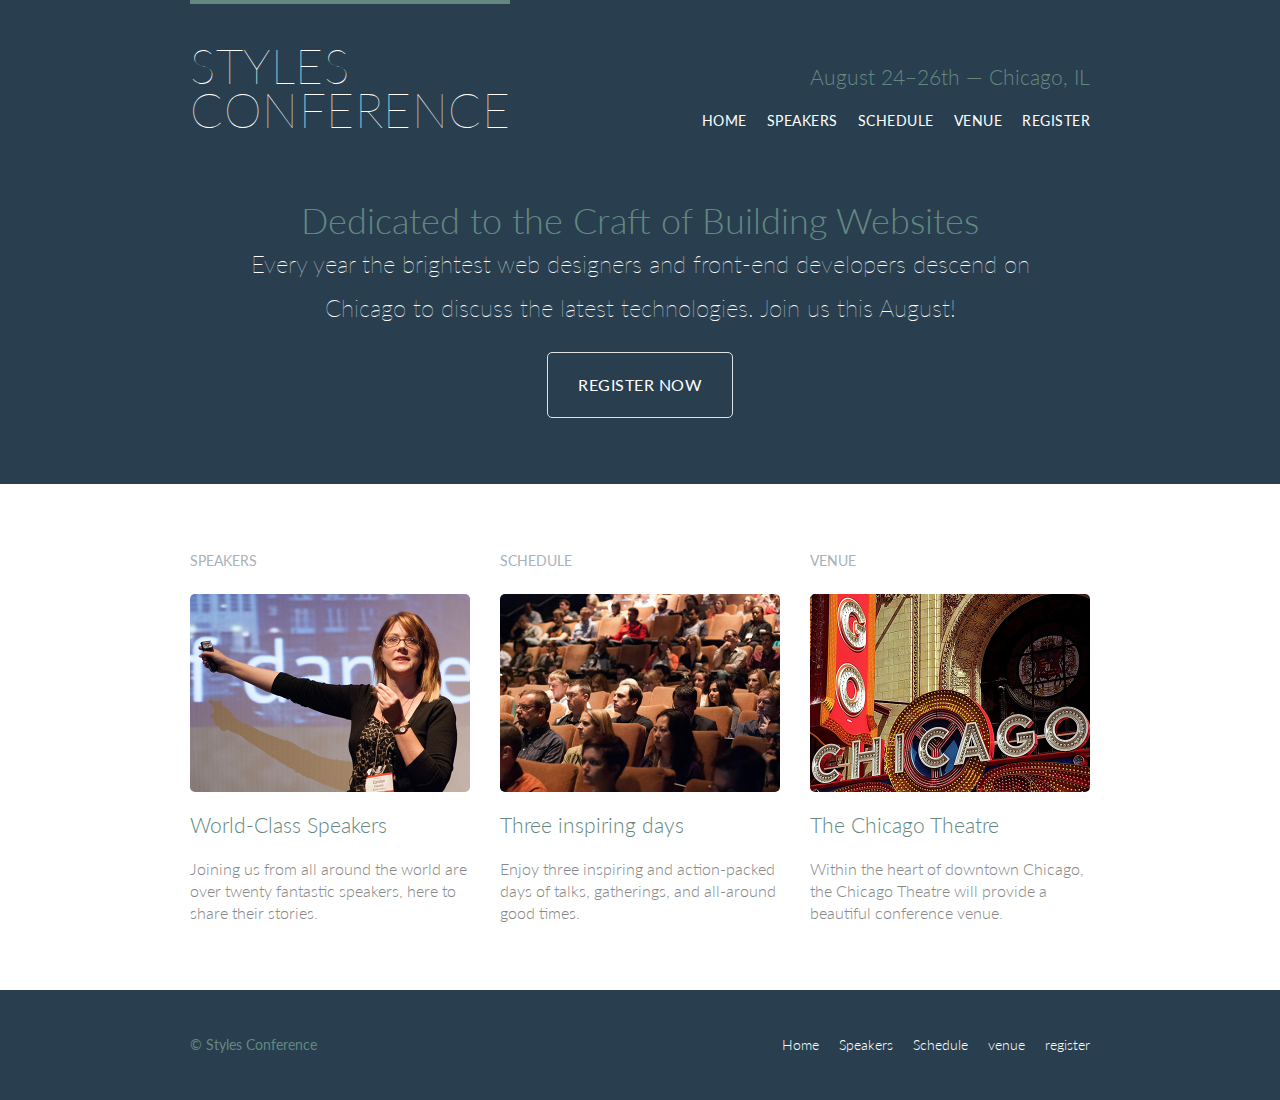
<file: index.html>
<!DOCTYPE html>
<html lang="en">

    <head>
        <meta charset="utf-8">
        <title>Styles Conference</title>
        <link rel="stylesheet" href="assets/stylesheets/main.css">
        <link rel="preconnect" href="https://fonts.googleapis.com">
        <link rel="preconnect" href="https://fonts.gstatic.com" crossorigin>
        <link href="https://fonts.googleapis.com/css2?family=Lato:wght@100;300;400&display=swap" rel="stylesheet">
    </head>

    <body>

        <!-- Header -->

        <header class="primary-header container group">

            <h1 class="logo">
                <a href="index.html">Styles <br> Conference</a>
            </h1>

            <h3 class="tagline">August 24&ndash;26th &mdash; Chicago, IL</h3>

            <nav class="nav primary-nav">
                <ul>
                    <li><a href="index.html">Home</a></li><!--
                    --><li><a href="speakers.html">Speakers</a></li><!--
                    --><li><a href="schedule.html">Schedule</a></li><!--
                    --><li><a href="venue.html">venue</a></li><!--
                    --><li><a href="register.html">register</a></li>
                </ul>
            </nav>

        </header>

        <!-- Hero -->

        <section class="hero container">

            <h2>Dedicated to the Craft of Building Websites</h2>    

            <p>Every year the brightest web designers and front-end developers descend on Chicago to discuss the latest technologies. Join us this August!</p>

            <a class="btn btn-alt" href="register.html">Register Now</a>

        </section>

        <!-- Teasers -->
        <section class="row">
            <div class="grid">

                <!-- Speakers -->
    
                <section class="teaser col-1-3">
                    <h5>Speakers</h5>
                    <a href="speakers.html">
                        <img src="assets/images/home/speakers.jpg" alt="Professional Speaker">
                        <h3>World-Class Speakers</h3>
                    </a>
                    <p>Joining us from all around the world are over twenty fantastic speakers, here to share their stories.</p>
                </section><!--
    
                Schedule (comment removes whitespace when formatted
                like this b/t sections)
                
                --><section class="teaser col-1-3">
                    <h5>Schedule</h5>
                    <a href="schedule.html">
                        <img src="assets/images/home/schedule.jpg" alt="People seated in an auditorium">
                        <h3>Three inspiring days</h3>
                    </a>
                    <p>Enjoy three inspiring and action-packed days of talks, gatherings, and all-around good times.</p>
                </section><!--
    
                Venue (comment removes whitespace when formatted
                like this b/t sections)
                
                --><section class="teaser col-1-3">
                    <h5>Venue</h5>
                    <a href="venue.html">
                        <img src="assets/images/home/venue.jpg" alt="Picture of the Chicago Theatre">
                        <h3>The Chicago Theatre</h3>
                    </a>
                    <p>Within the heart of downtown Chicago, the Chicago Theatre will provide a beautiful conference venue.</p>
                </section>
    
            </div>
        </section>
       
        <!-- Footer -->

        <footer class="primary-footer container group">
            
            <small>&copy; Styles Conference</small>
            
            <nav class="nav">
                <ul>
                    <li><a href="index.html">Home</a></li><!--
                    --><li><a href="speakers.html">Speakers</a></li><!--
                    --><li><a href="schedule.html">Schedule</a></li><!--
                    --><li><a href="venue.html">venue</a></li><!--
                    --><li><a href="register.html">register</a></li>
                </ul>
            </nav>
        </footer>

    </body>
</html>
</file>
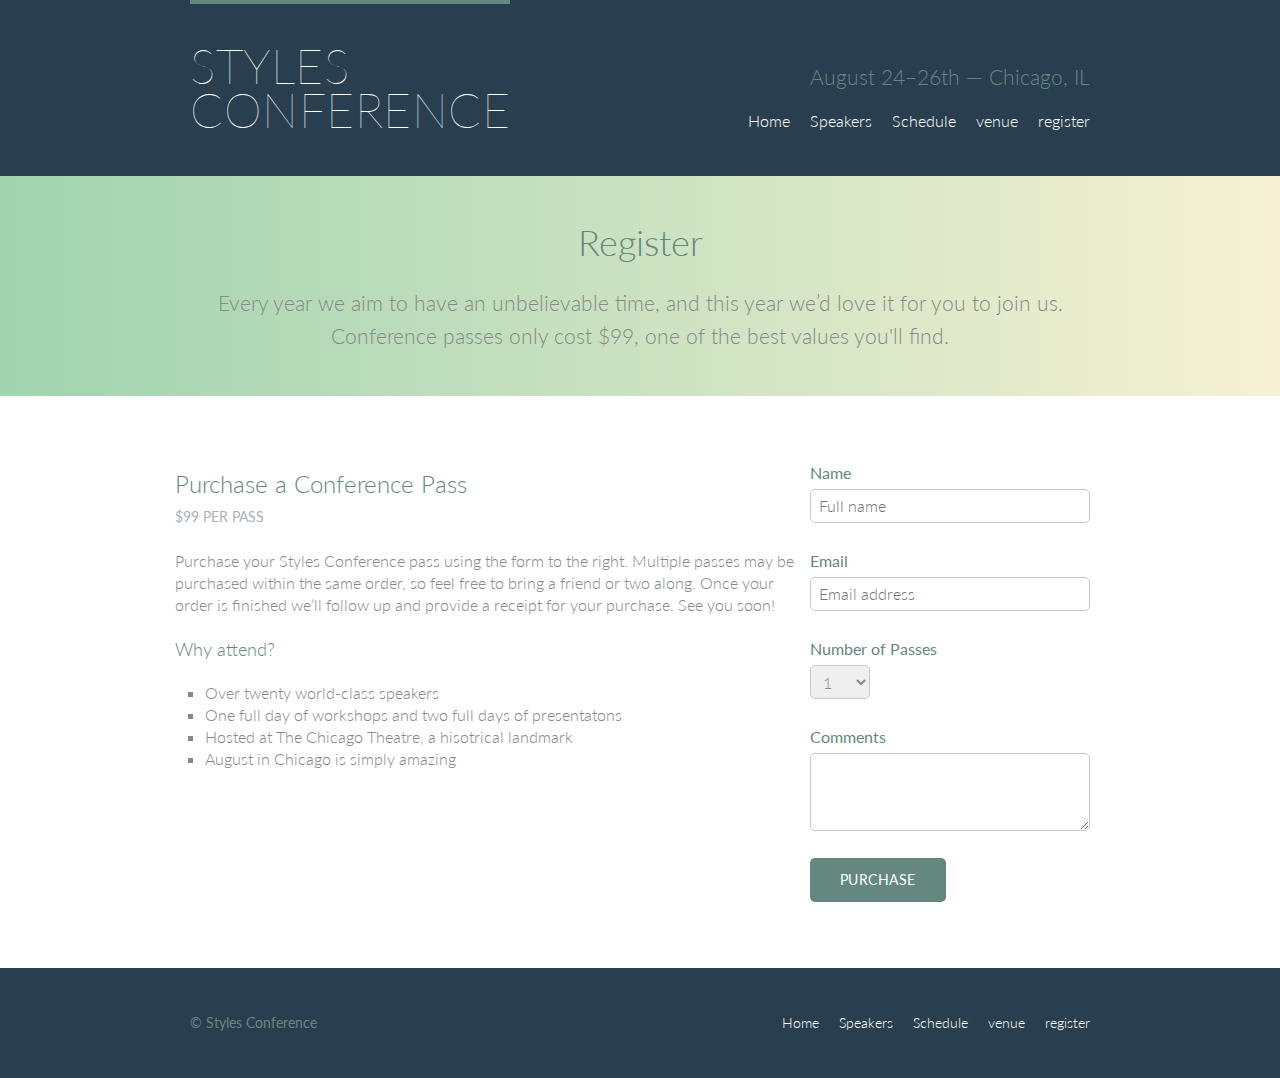
<file: register.html>
<!DOCTYPE html>
<html lang="en">
    <head>
        <meta charset="utf-8">
        <title>Styles Conference</title>
        <link rel="stylesheet" href="assets/stylesheets/main.css">
        <link rel="preconnect" href="https://fonts.googleapis.com">
        <link rel="preconnect" href="https://fonts.gstatic.com" crossorigin>
        <link href="https://fonts.googleapis.com/css2?family=Lato:wght@100;300;400&display=swap" rel="stylesheet">
    </head>
    <body>
        <header class="primary-header container group">
            <h1 class="logo">
                <a href="index.html">Styles <br> Conference</a>
            </h1>
            <h3 class="tagline">August 24&ndash;26th &mdash; Chicago, IL</h3>
            <nav class="nav">
                <ul>
                    <li><a href="index.html">Home</a></li><!--
                    --><li><a href="speakers.html">Speakers</a></li><!--
                    --><li><a href="schedule.html">Schedule</a></li><!--
                    --><li><a href="venue.html">venue</a></li><!--
                    --><li><a href="register.html">register</a></li>
                </ul>
            </nav>
        </header>

        <section class="row-alt">
            <div class="lead container">
                <h1>Register</h1>
                <p>Every year we aim to have an unbelievable time, and this year we&#8217d love it for you to join us. Conference passes only cost $99, one of the best values you'll find.</p>
            </div>
        </section>

        <section class="row">
            <div class="grid">
                <section class="col-2-3">
                    <h2>Purchase a Conference Pass</h2>
                    <h5>$99 per Pass</h5>
                    <p>Purchase your Styles Conference pass using the form to the right. Multiple passes may be purchased within the same order, so feel free to bring a friend or two along. Once your order is finished we&#8217;ll follow up and provide a receipt for your purchase. See you soon!</p>
                    
                    <h4>Why attend?</h4>
                    <ul class="why-attend">
                        <li>Over twenty world-class speakers</li>
                        <li>One full day of workshops and two full days of presentatons</li>
                        <li> Hosted at The Chicago Theatre, a hisotrical landmark</li>
                        <li>August in Chicago is simply amazing</li>
                    </ul>
                </section><!--
                --><form class="col-1-3" action="#" method="post">
                    <fieldset class="register-group">
                        <label>
                            Name
                            <input type="text" name="name" placeholder="Full name" required>
                        </label>
                        <label>
                            Email
                            <input type="email" name="email" placeholder="Email address" required>
                        </label>
                        <label>
                            Number of Passes
                            <select name="quantity" required>
                                <option value="1" selected>1</option>
                                <option value="2">2</option>
                                <option value="3">3</option>
                                <option value="4">4</option>
                                <option value="5">5</option>
                            </select>
                        </label>
                        <label>
                            Comments
                            <textarea name="comments"></textarea>
                        </label>
                    </fieldset>
                    <input class="btn btn-default" type="submit" name="submit" value="Purchase">
                </form>
            </div>
        </section>

        <footer class="primary-footer container group">
            <small>&copy; Styles Conference</small>
            <nav class="nav">
                <ul>
                    <li><a href="index.html">Home</a></li><!--
                    --><li><a href="speakers.html">Speakers</a></li><!--
                    --><li><a href="schedule.html">Schedule</a></li><!--
                    --><li><a href="venue.html">venue</a></li><!--
                    --><li><a href="register.html">register</a></li>
                </ul>
            </nav>
        </footer>

    </body>
</html>
</file>
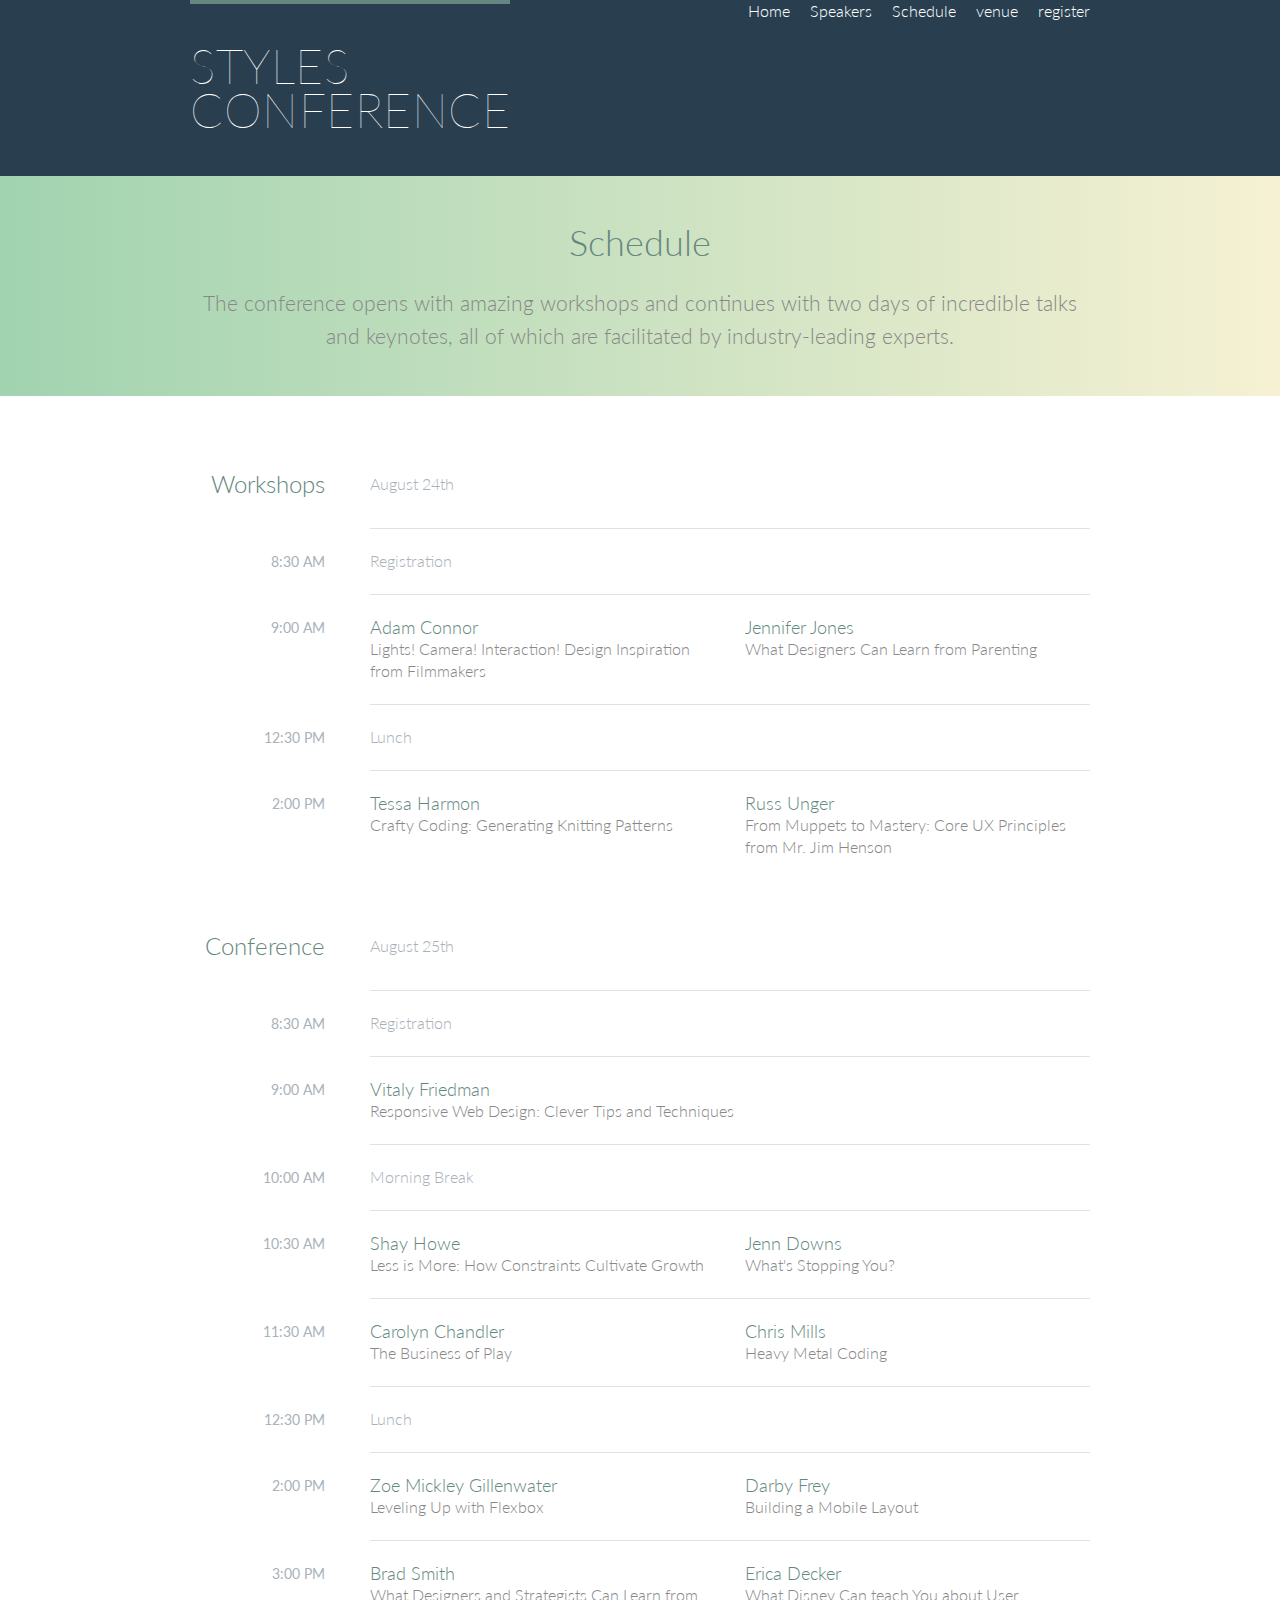
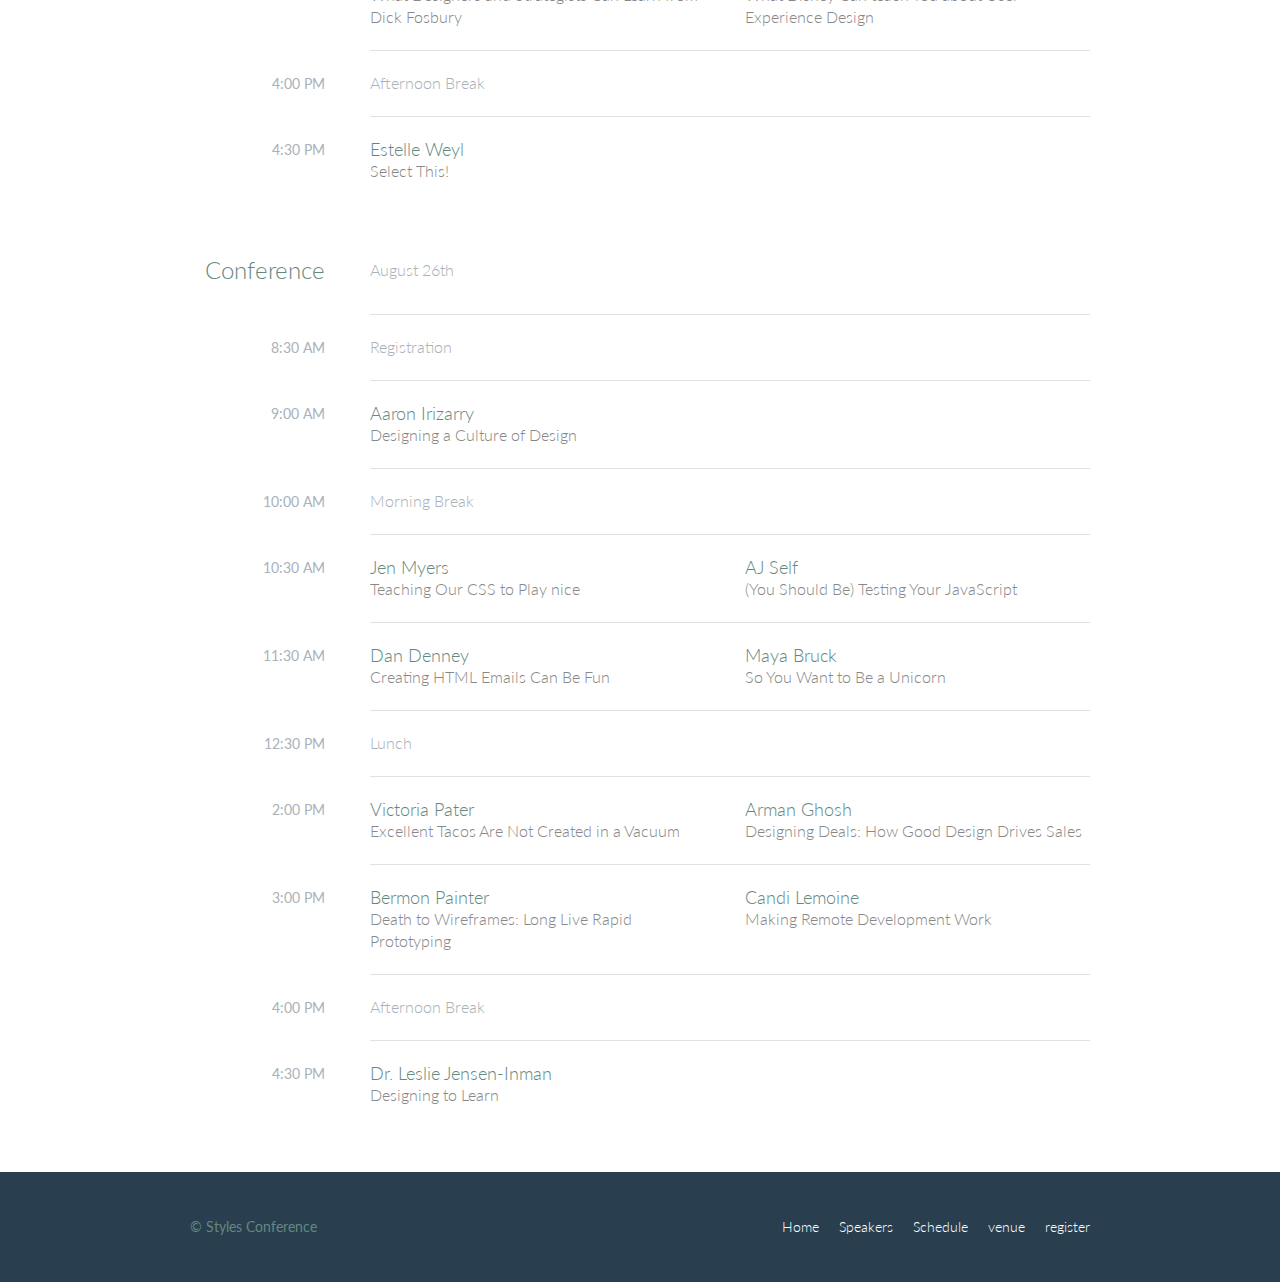
<file: schedule.html>
<!DOCTYPE html>
<html lang="en">
    <head>
        <meta charset="utf-8">
        <title>Styles Conference</title>
        <link rel="stylesheet" href="assets/stylesheets/main.css">
        <link rel="preconnect" href="https://fonts.googleapis.com">
        <link rel="preconnect" href="https://fonts.gstatic.com" crossorigin>
        <link href="https://fonts.googleapis.com/css2?family=Lato:wght@100;300;400&display=swap" rel="stylesheet">
    </head>
    <body>
        <header class="primary-header container group">
            <h1 class="logo">
                <a href="index.html">Styles <br> Conference</a>
            </h1>
            <nav class="nav">
                <ul>
                    <li><a href="index.html">Home</a></li><!--
                    --><li><a href="speakers.html">Speakers</a></li><!--
                    --><li><a href="schedule.html">Schedule</a></li><!--
                    --><li><a href="venue.html">venue</a></li><!--
                    --><li><a href="register.html">register</a></li>
                </ul>
            </nav>
        </header>
        <section class="row-alt">
            <div class="lead container">
                <h1>Schedule</h1>
                <p>The conference opens with amazing workshops and continues with two days of incredible talks and keynotes, all of which are facilitated by industry-leading experts.</p>
            </div>
        </section>

        <section class="row">
            <div class="container">
                <table>
                    <thead>
                        <tr>
                            <th scope="row">
                                Workshops
                            </th>
                            <td class="schedule-offset" colspan="2">August 24th</td>
                        </tr>
                    </thead>
                    <tbody>
                        <tr>
                            <th scope="row">
                                <time datetime="08:30:00">8:30 AM</time>
                            </th>
                            <td class="schedule-offset" colspan="2">
                                Registration
                            </td>
                        </tr>
                        <tr>
                            <th scope="row">
                                <time datetime="09:00:00">9:00 AM</time>
                            </th>
                            <td>
                                <a href="speakers.html#adam-connor">
                                    <h4>Adam Connor</h4>
                                    Lights! Camera! Interaction! Design Inspiration from Filmmakers
                            </a>
                            </td>
                            <td>
                                <a href="speakers.html#jennifer-jones">
                                    <h4>Jennifer Jones</h4>
                                    What Designers Can Learn from Parenting
                                </a>
                            </td>
                        </tr>
                        <tr>
                            <th scope="row">
                                <time datetime="12:30:00">12:30 PM</time>
                            </th>
                            <td class="schedule-offset" colspan="2">
                                Lunch
                            </td>
                        </tr>
                        <tr>
                            <th scope="row">
                                <time datetime="14:00:00">2:00 PM</time>
                            </th>
                            <td>
                                <a href="speakers.html#tessa-harmon">
                                    <h4>Tessa Harmon</h4>
                                    Crafty Coding: Generating Knitting Patterns
                            </a>
                            </td>
                            <td>
                                <a href="speakers.html#russ-unger">
                                    <h4>Russ Unger</h4>
                                    From Muppets to Mastery: Core UX Principles from Mr. Jim Henson
                                </a>
                            </td>
                        </tr>
                    </tbody>
                </table>

                <table>
                    <thead>
                        <tr>
                            <th scope="row">
                                Conference
                            </th>
                            <td class="schedule-offset" colspan="2">August 25th</td>
                        </tr>
                    </thead>
                    <tbody>
                        <tr>
                            <th scope="row">
                                <time datetime="08:30:00">8:30 AM</time>
                            </th>
                            <td class="schedule-offset" colspan="2">
                                Registration
                            </td>
                        </tr>
                        <tr>
                            <th scope="row">
                                <time datetime="09:00:00">9:00 AM</time>
                            </th>
                            <td class="schedule-offset" colspan="2">
                                <a href="speakers.html#vitaly-friedman">
                                    <h4>Vitaly Friedman</h4>
                                    Responsive Web Design: Clever Tips and Techniques
                                </a>
                            </td>
                        </tr>
                        <tr>
                            <th scope="row">
                                <time datetime="10:00:00">10:00 AM</time>
                            </th>
                            <td class="schedule-offset" colspan="2">
                                Morning Break
                            </td>
                        </tr>
                        <tr>
                            <th scope="row">
                                <time datetime="10:30:00">10:30 AM</time>
                            </th>
                            <td>
                                <a href="speakers.html#shay-howe">
                                    <h4>Shay Howe</h4>
                                    Less is More: How Constraints Cultivate Growth
                                </a>
                            </td>
                            <td>
                                <a href="speakers.html#jenn-downs">
                                    <h4>Jenn Downs</h4>
                                    What's Stopping You?
                                </a>
                            </td>
                        </tr>
                        <tr>
                            <th scope="row">
                                <time datetime="11:30:00">11:30 AM</time>
                            </th>
                            <td>
                                <a href="speakers.html#carolyn-chandler">
                                    <h4>Carolyn Chandler</h4>
                                    The Business of Play
                                </a>
                            </td>
                            <td>
                                <a href="speakers.html#chris-mills">
                                    <h4>Chris Mills</h4>
                                    Heavy Metal Coding
                                </a>
                            </td>
                        </tr>
                        <tr>
                            <th scope="row">
                                <time datetime="12:30:00">12:30 PM</time>
                            </th>
                            <td class="schedule-offset" colspan="2">
                                Lunch
                            </td>
                        </tr>
                        <tr>
                            <th scope="row">
                                <time datetime="14:00:00">2:00 PM</time>
                            </th>
                            <td>
                                <a href="speakers.html#zoe-mickley-gillenwater">
                                    <h4>Zoe Mickley Gillenwater</h4>
                                    Leveling Up with Flexbox
                                </a>
                            </td>
                            <td>
                                <a href="speakers.html#darby-frey">
                                    <h4>Darby Frey</h4>
                                    Building a Mobile Layout
                                </a>
                            </td>
                        </tr>
                        <tr>
                            <th scope="row">
                                <time datetime="15:00:00">3:00 PM</time>
                            </th>
                            <td>
                                <a href="speakers.html#brad-smith">
                                    <h4>Brad Smith</h4>
                                    What Designers and Strategists Can Learn from Dick Fosbury
                                </a>
                            </td>
                            <td>
                                <a href="speakers.html#erica-decker">
                                    <h4>Erica Decker</h4>
                                    What Disney Can teach You about User Experience Design
                                </a>
                            </td>
                        </tr>
                        <tr>
                            <th scope="row">
                                <time datetime="16:00:00">4:00 PM</time>
                            </th>
                            <td class="schedule-offset" colspan="2">
                                Afternoon Break
                            </td>
                        </tr>
                        <tr>
                            <th scope="row">
                                <time datetime="16:30:00">4:30 PM</time>
                            </th>
                            <td class="schedule-offset" colspan="2">
                                <a href="speakers.html#estelle-weyl">
                                    <h4>Estelle Weyl</h4>
                                    Select This!
                                </a>
                            </td>
                        </tr>
                    </tbody>
                </table>

                <table>
                    <thead>
                        <tr>
                            <th scope="row">
                                Conference
                            </th>
                            <td class="schedule-offset" colspan="2">August 26th</td>
                        </tr>
                    </thead>
                    <tbody>
                        <tr>
                            <th scope="row">
                                <time datetime="08:30:00">8:30 AM</time>
                            </th>
                            <td class="schedule-offset" colspan="2">
                                Registration
                            </td>
                        </tr>
                        <tr>
                            <th scope="row">
                                <time datetime="09:00:00">9:00 AM</time>
                            </th>
                            <td class="schedule-offset" colspan="2">
                                <a href="speakers.html#aaron-irizarry">
                                    <h4>Aaron Irizarry</h4>
                                    Designing a Culture of Design
                                </a>
                            </td>
                        </tr>
                        <tr>
                            <th scope="row">
                                <time datetime="10:00:00">10:00 AM</time>
                            </th>
                            <td class="schedule-offset" colspan="2">
                                Morning Break
                            </td>
                        </tr>
                        <tr>
                            <th scope="row">
                                <time datetime="10:30:00">10:30 AM</time>
                            </th>
                            <td>
                                <a href="speakers.html#jen-myers">
                                    <h4>Jen Myers</h4>
                                    Teaching Our CSS to Play nice
                                </a>
                            </td>
                            <td>
                                <a href="speakers.html#aj-self">
                                    <h4>AJ Self</h4>
                                    (You Should Be) Testing Your JavaScript
                                </a>
                            </td>
                        </tr>
                        <tr>
                            <th scope="row">
                                <time datetime="11:30:00">11:30 AM</time>
                            </th>
                            <td>
                                <a href="speakers.html#dan-denney">
                                    <h4>Dan Denney</h4>
                                    Creating HTML Emails Can Be Fun
                                </a>
                            </td>
                            <td>
                                <a href="speakers.html#maya-bruck">
                                    <h4>Maya Bruck</h4>
                                    So You Want to Be a Unicorn
                                </a>
                            </td>
                        </tr>
                        <tr>
                            <th scope="row">
                                <time datetime="12:30:00">12:30 PM</time>
                            </th>
                            <td class="schedule-offset" colspan="2">
                                Lunch
                            </td>
                        </tr>
                        <tr>
                            <th scope="row">
                                <time datetime="14:00:00">2:00 PM</time>
                            </th>
                            <td>
                                <a href="speakers.html#victoria-pater">
                                    <h4>Victoria Pater</h4>
                                    Excellent Tacos Are Not Created in a Vacuum
                                </a>
                            </td>
                            <td>
                                <a href="speakers.html#arman-ghosh">
                                    <h4>Arman Ghosh</h4>
                                    Designing Deals: How Good Design Drives Sales
                                </a>
                            </td>
                        </tr>
                        <tr>
                            <th scope="row">
                                <time datetime="15:00:00">3:00 PM</time>
                            </th>
                            <td>
                                <a href="speakers.html#bermon-painter">
                                    <h4>Bermon Painter</h4>
                                    Death to Wireframes: Long Live Rapid Prototyping
                                </a>
                            </td>
                            <td>
                                <a href="speakers.html#candi-lemoine">
                                    <h4>Candi Lemoine</h4>
                                    Making Remote Development Work
                                </a>
                            </td>
                        </tr>
                        <tr>
                            <th scope="row">
                                <time datetime="16:00:00">4:00 PM</time>
                            </th>
                            <td class="schedule-offset" colspan="2">
                                Afternoon Break
                            </td>
                        </tr>
                        <tr>
                            <th scope="row">
                                <time datetime="16:30:00">4:30 PM</time>
                            </th>
                            <td class="schedule-offset" colspan="2">
                                <a href="speakers.html#leslie-jensn-inman">
                                    <h4>Dr. Leslie Jensen-Inman</h4>
                                    Designing to Learn
                                </a>
                            </td>
                        </tr>
                    </tbody>
                </table>

            </div>
        </section>

        <footer class="primary-footer container group">
            <small>&copy; Styles Conference</small>
            <nav class="nav">
                <ul>
                    <li><a href="index.html">Home</a></li><!--
                    --><li><a href="speakers.html">Speakers</a></li><!--
                    --><li><a href="schedule.html">Schedule</a></li><!--
                    --><li><a href="venue.html">venue</a></li><!--
                    --><li><a href="register.html">register</a></li>
                </ul>
            </nav>
        </footer>

    </body>
</html>
</file>
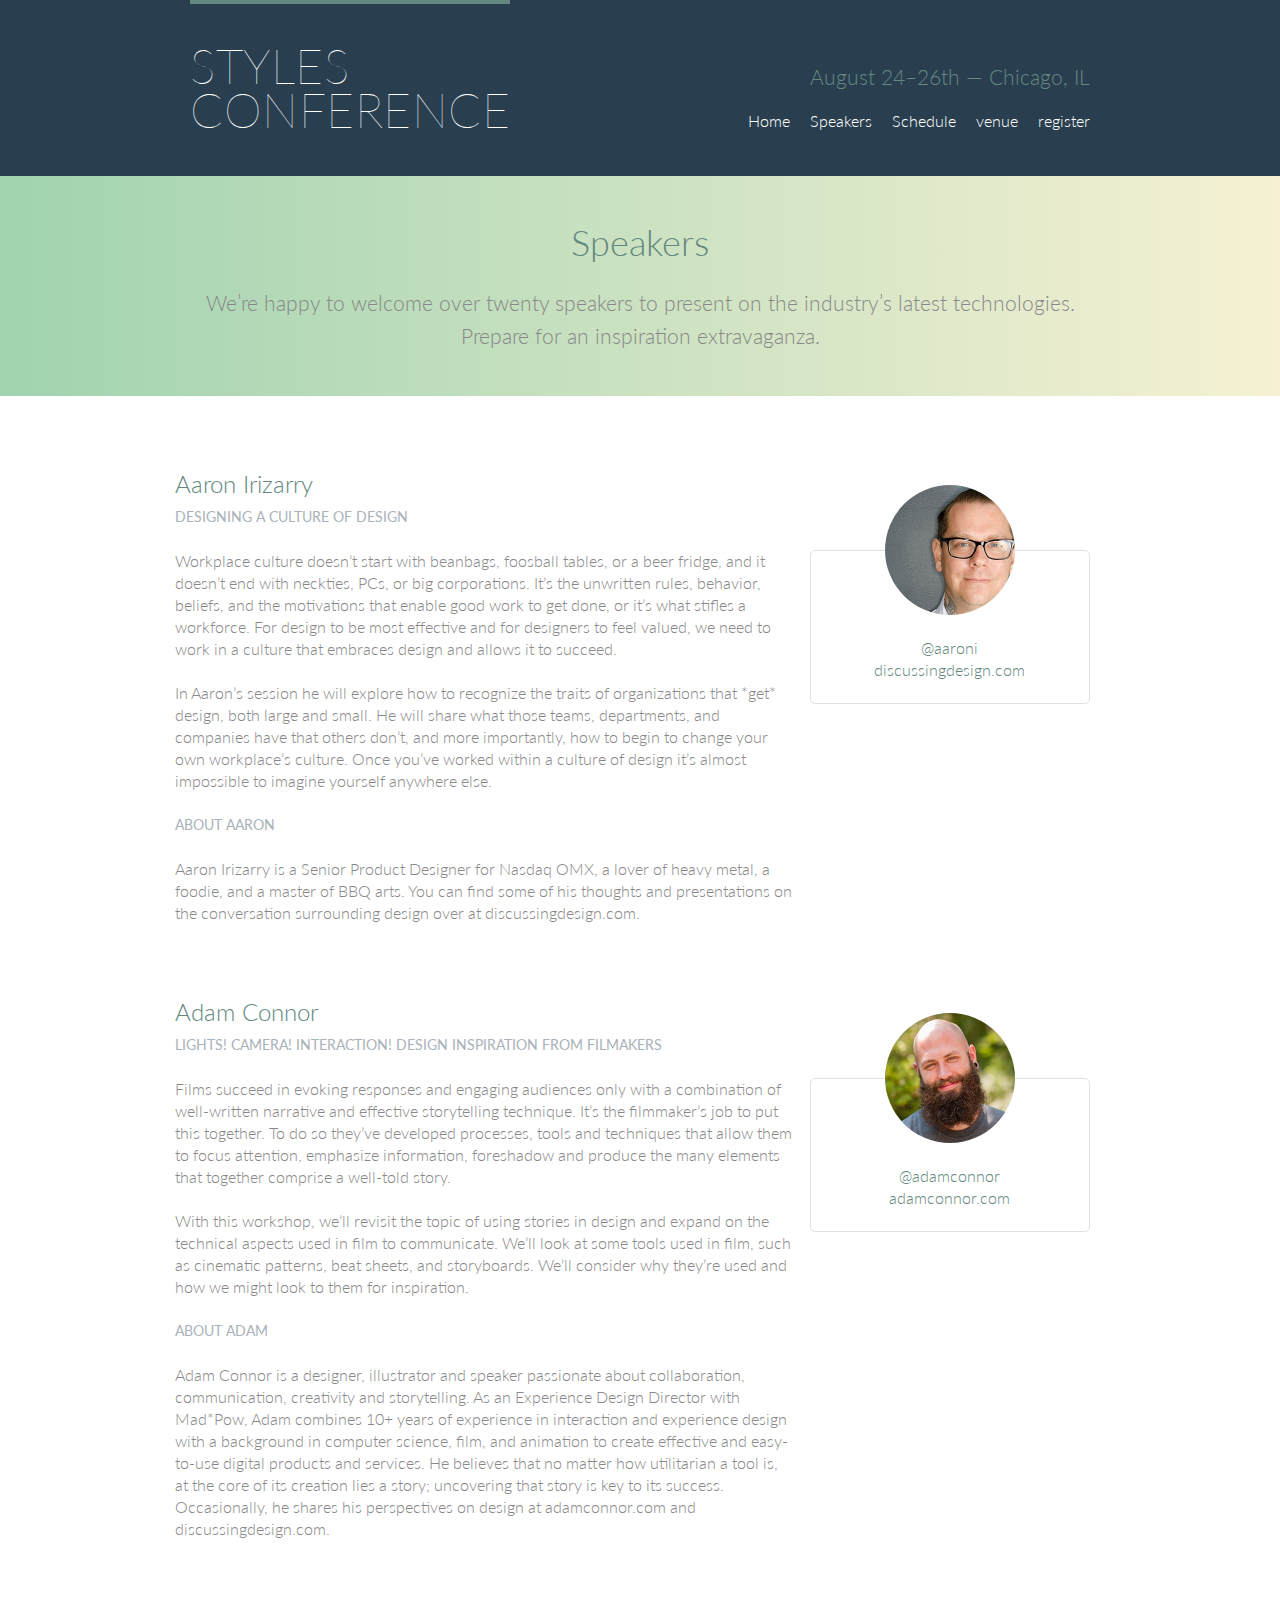
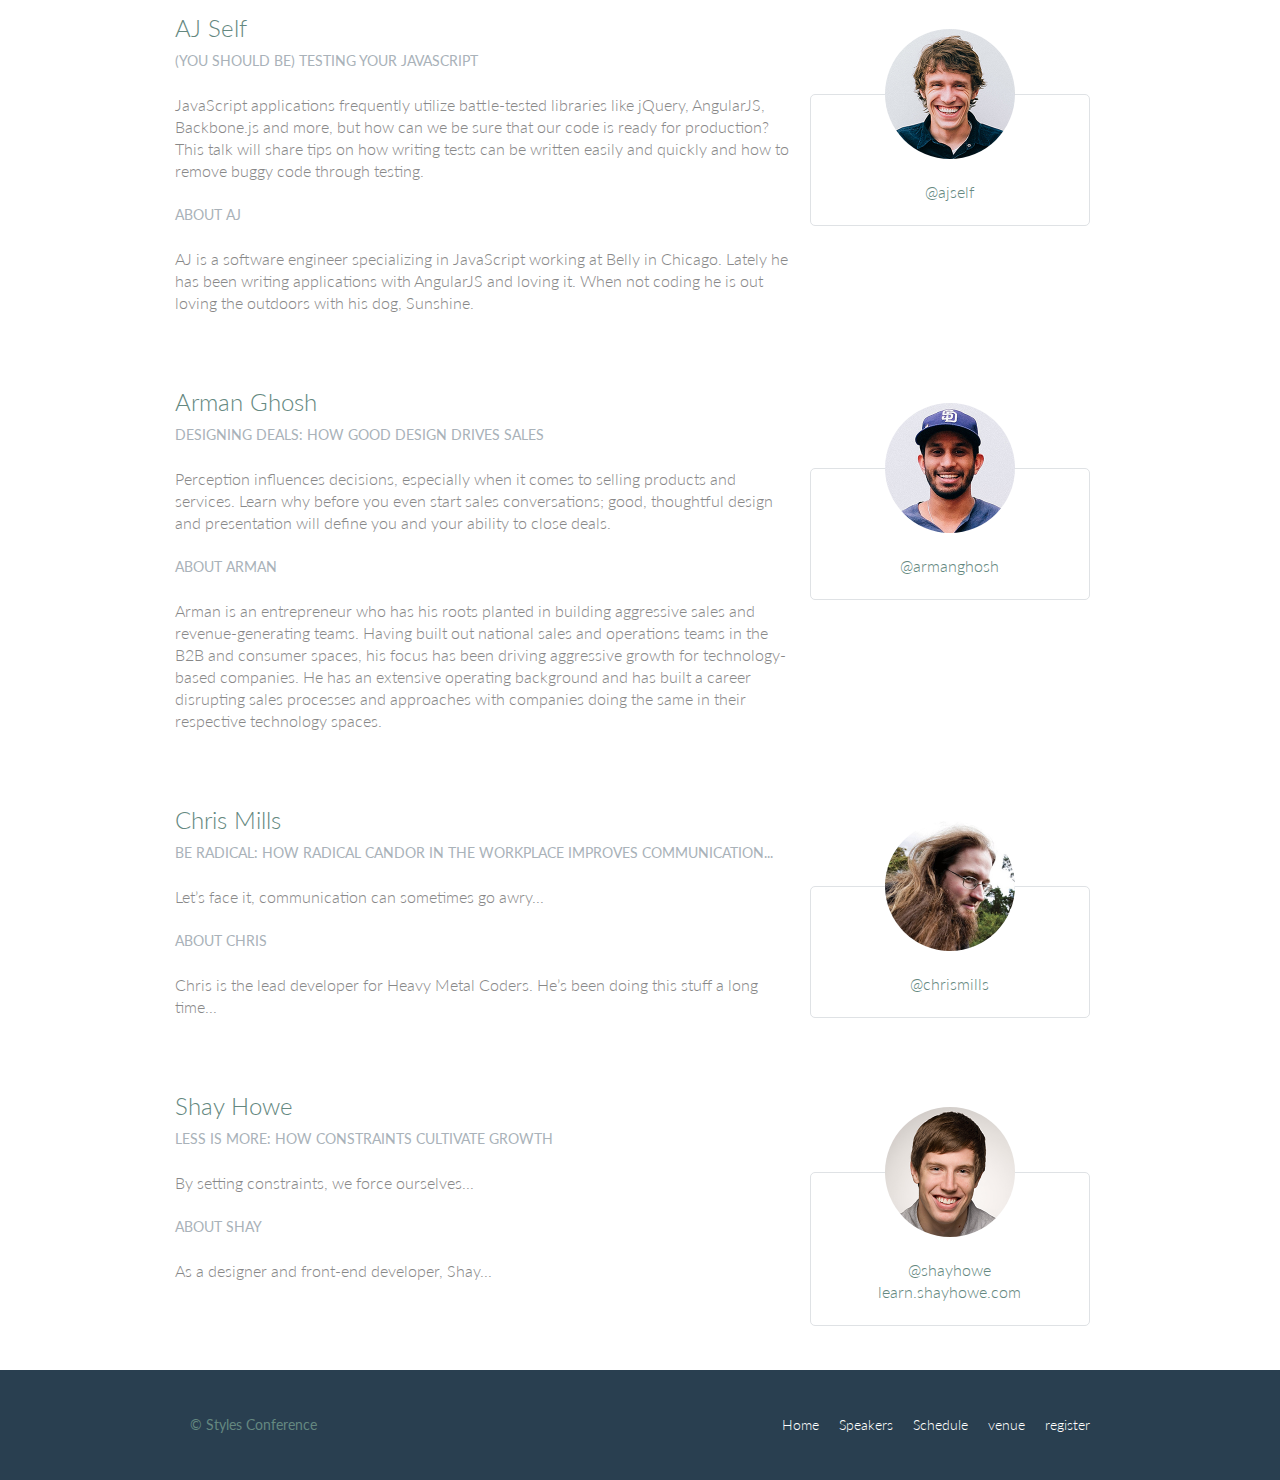
<file: speakers.html>
<!DOCTYPE html>
<html lang="en">
    <head>
        <meta charset="utf-8">
        <title>Styles Conference</title>
        <link rel="stylesheet" href="assets/stylesheets/main.css">
        <link rel="preconnect" href="https://fonts.googleapis.com">
        <link rel="preconnect" href="https://fonts.gstatic.com" crossorigin>
        <link href="https://fonts.googleapis.com/css2?family=Lato:wght@100;300;400&display=swap" rel="stylesheet">
    </head>
    <body>
        <header class="primary-header container group">

            <h1 class="logo">
                <a href="index.html">Styles <br> Conference</a>
            </h1>
            <h3 class="tagline">August 24&ndash;26th &mdash; Chicago, IL</h3>
            <nav class="nav">
                <ul>
                    <li><a href="index.html">Home</a></li><!--
                    --><li><a href="speakers.html">Speakers</a></li><!--
                    --><li><a href="schedule.html">Schedule</a></li><!--
                    --><li><a href="venue.html">venue</a></li><!--
                    --><li><a href="register.html">register</a></li>
                </ul>
            </nav>
        </header>
        <section class="row-alt">
            <div class="lead container">
                <h1>Speakers</h1>
                <p>We&#8217;re happy to welcome over twenty speakers to present on the industry&#8217;s latest technologies. Prepare for an inspiration extravaganza.</p>
            </div>
        </section>
        <section class="row">
            <div class="grid">

                <section class="speaker" id="aaron-irizarry">
                    <div class="col-2-3">
                        <h2>Aaron Irizarry</h2>
                        <h5>Designing a Culture of Design</h5>

                        <p>Workplace culture doesn&#8217t start with beanbags, foosball tables, or a beer fridge, and it doesn&#8217t end with neckties, PCs, or big corporations. It&#8217s the unwritten rules, behavior, beliefs, and the motivations that enable good work to get done, or it&#8217s what stifles a workforce. For design to be most effective and for designers to feel valued, we need to work in a culture that embraces design and allows it to succeed.</p>

                        <p>In Aaron&#8217s session he will explore how to recognize the traits of organizations that *get* design, both large and small. He will share what those teams, departments, and companies have that others don&#8217t, and more importantly, how to begin to change your own workplace&#8217s culture. Once you&#8217ve worked within a culture of design it&#8217s almost impossible to imagine yourself anywhere else.</p>

                        <h5>About Aaron</h5>

                        <p>Aaron Irizarry is a Senior Product Designer for Nasdaq OMX, a lover of heavy metal, a foodie, and a master of BBQ arts. You can find some of his thoughts and presentations on the conversation surrounding design over at discussingdesign.com.</p>
                    </div><!--

                    --><aside class="col-1-3">
                        <div class="speaker-info">
                            <img src="assets/images/speakers/aaron-irizarry.jpg" alt="Aaron Irizarry">
                            <ul>
                                <li><a href="https://twitter.com">@aaroni</a></li>
                                <li><a href="http://discussingdesign.com/">discussingdesign.com</a></li>
                            </ul>
                        </div>
                    </aside>
                </section>

                <section class="speaker" id="adam-connor">
                    <div class="col-2-3">
                        <h2>Adam Connor</h2>
                        <h5>Lights! Camera! Interaction! Design Inspiration From Filmakers</h5>

                        <p>Films succeed in evoking responses and engaging audiences only with a combination of well-written narrative and effective storytelling technique. It&#8217s the filmmaker&#8217s job to put this together. To do so they&#8217ve developed processes, tools and techniques that allow them to focus attention, emphasize information, foreshadow and produce the many elements that together comprise a well-told story.</p>

                        <p>With this workshop, we&#8217ll revisit the topic of using stories in design and expand on the technical aspects used in film to communicate. We&#8217ll look at some tools used in film, such as cinematic patterns, beat sheets, and storyboards. We&#8217ll consider why they&#8217re used and how we might look to them for inspiration.</p>

                        <h5>About Adam</h5>

                        <p>Adam Connor is a designer, illustrator and speaker passionate about collaboration, communication, creativity and storytelling. As an Experience Design Director with Mad*Pow, Adam combines 10+ years of experience in interaction and experience design with a background in computer science, film, and animation to create effective and easy-to-use digital products and services. He believes that no matter how utilitarian a tool is, at the core of its creation lies a story; uncovering that story is key to its success. Occasionally, he shares his perspectives on design at adamconnor.com and discussingdesign.com.</p>
                    </div><!--

                    --><aside class="col-1-3">
                        <div class="speaker-info">
                            <img src="assets/images/speakers/adam-connor.jpg" alt="Adam Connor">
                            <ul>
                                <li><a href="https://twitter.com">@adamconnor</a></li>
                                <li><a href="http://adamconnor.com/">adamconnor.com</a></li>
                            </ul>
                        </div>
                    </aside>
                </section>
                
                <section class="speaker" id="aj-self">
                    <div class="col-2-3">
                        <h2>AJ Self</h2>
                        <h5>(YOU SHOULD BE) TESTING YOUR JAVASCRIPT</h5>

                        <p>JavaScript applications frequently utilize battle-tested libraries like jQuery, AngularJS, Backbone.js and more, but how can we be sure that our code is ready for production? This talk will share tips on how writing tests can be written easily and quickly and how to remove buggy code through testing.</p>

                        <h5>About AJ</h5>

                        <p>AJ is a software engineer specializing in JavaScript working at Belly in Chicago. Lately he has been writing applications with AngularJS and loving it. When not coding he is out loving the outdoors with his dog, Sunshine.</p>
                    </div><!--

                    --><aside class="col-1-3">
                        <div class="speaker-info">
                            <img src="assets/images/speakers/aj-self.jpg" alt="AJ Self">
                            <ul>
                                <li><a href="https://twitter.com">@ajself</a></li>
                            </ul>
                        </div>
                    </aside>
                </section>

                <section class="speaker" id="arman-ghosh">
                    <div class="col-2-3">
                        <h2>Arman Ghosh</h2>
                        <h5>DESIGNING DEALS: HOW GOOD DESIGN DRIVES SALES</h5>

                        <p>Perception influences decisions, especially when it comes to selling products and services. Learn why before you even start sales conversations; good, thoughtful design and presentation will define you and your ability to close deals.</p>

                        <h5>About Arman</h5>

                        <p>Arman is an entrepreneur who has his roots planted in building aggressive sales and revenue-generating teams. Having built out national sales and operations teams in the B2B and consumer spaces, his focus has been driving aggressive growth for technology-based companies. He has an extensive operating background and has built a career disrupting sales processes and approaches with companies doing the same in their respective technology spaces.</p>
                    </div><!--

                    --><aside class="col-1-3">
                        <div class="speaker-info">
                            <img src="assets/images/speakers/arman-ghosh.jpg" alt="Arman Ghosh">
                            <ul>
                                <li><a href="https://twitter.com">@armanghosh</a></li>
                            </ul>
                        </div>
                    </aside>
                </section>

                <section class="speaker" id="chris-mills">
                    <div class="col-2-3">
                        <h2>Chris Mills</h2>
                        <h5>Be Radical: How Radical Candor in the Workplace Improves communication...</h5>

                        <p>Let&#8217s face it, communication can sometimes go awry...</p>

                        <h5>About Chris</h5>

                        <p>Chris is the lead developer for Heavy Metal Coders. He&#8217s been doing this stuff a long time...</p>
                    </div><!--

                    --><aside class="col-1-3">
                        <div class="speaker-info">
                            <img src="assets/images/speakers/chris-mills.jpg" alt="Chris Mills">
                            <ul>
                                <li><a href="https://twitter.com">@chrismills</a></li>
                            </ul>
                        </div>
                    </aside>
                </section>

                <section id="shay-howe">
                    <div class="col-2-3">
                        <h2>Shay Howe</h2>
                        <h5>Less Is More: How Constraints Cultivate Growth</h5>

                        <p>By setting constraints, we force ourselves...</p>

                        <h5>About Shay</h5>

                        <p>As a designer and front-end developer, Shay...</p>
                    </div><!--

                    --><aside class="col-1-3">
                        <div class="speaker-info">
                            <img src="assets/images/speakers/shay-howe.jpg" alt="Shay Howe">
                            <ul>
                                <li><a href="https://twitter.com/shayhowe">@shayhowe</a></li>
                                <li><a href="http://learn.shayhowe.com/">learn.shayhowe.com</a></li>
                            </ul>
                        </div>
                    </aside>
                </section>
            </div>
        </section>
        <footer class="primary-footer container group">
            <small>&copy; Styles Conference</small>
            <nav class="nav">
                <ul>
                    <li><a href="index.html">Home</a></li><!--
                    --><li><a href="speakers.html">Speakers</a></li><!--
                    --><li><a href="schedule.html">Schedule</a></li><!--
                    --><li><a href="venue.html">venue</a></li><!--
                    --><li><a href="register.html">register</a></li>
                </ul>
            </nav>
        </footer>

    </body>
</html>
</file>
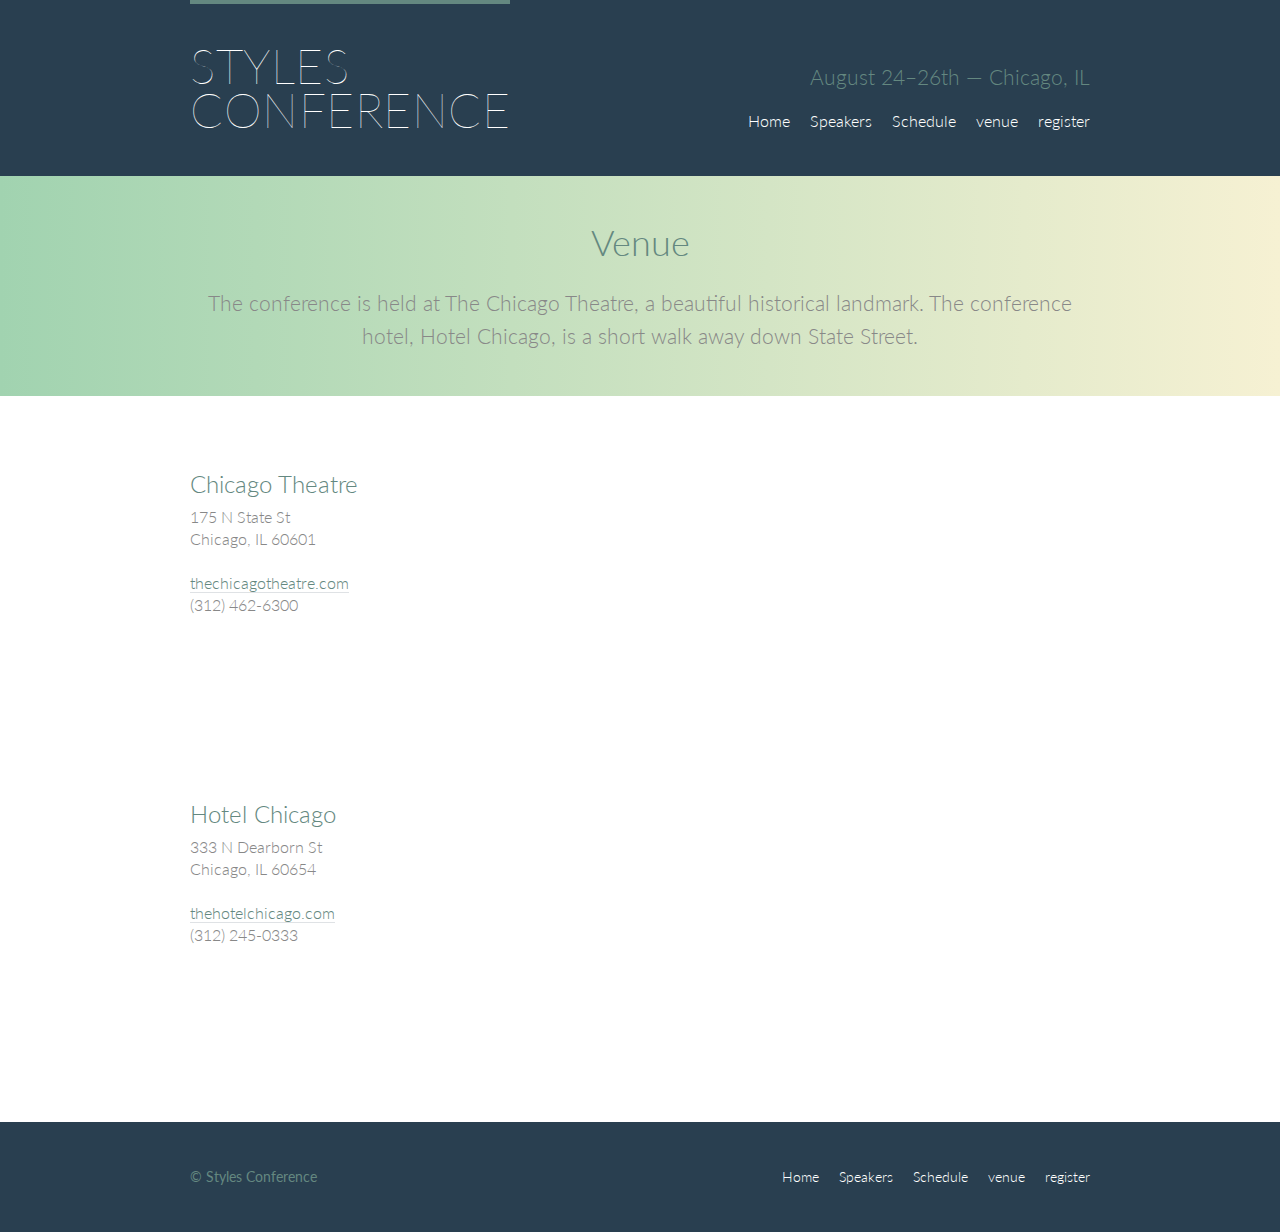
<file: venue.html>
<!DOCTYPE html>
<html lang="en">
    <head>
        <meta charset="utf-8">
        <title>Styles Conference</title>
        <link rel="stylesheet" href="assets/stylesheets/main.css">
        <link rel="preconnect" href="https://fonts.googleapis.com">
        <link rel="preconnect" href="https://fonts.gstatic.com" crossorigin>
        <link href="https://fonts.googleapis.com/css2?family=Lato:wght@100;300;400&display=swap" rel="stylesheet">
    </head>
    <body>
        <header class="primary-header container group">
            <h1 class="logo">
                <a href="index.html">Styles <br> Conference</a>
            </h1>
            <h3 class="tagline">August 24&ndash;26th &mdash; Chicago, IL</h3>
            <nav class="nav">
                <ul>
                    <li><a href="index.html">Home</a></li><!--
                    --><li><a href="speakers.html">Speakers</a></li><!--
                    --><li><a href="schedule.html">Schedule</a></li><!--
                    --><li><a href="venue.html">venue</a></li><!--
                    --><li><a href="register.html">register</a></li>
                </ul>
            </nav>
        </header>
        <section class="row-alt">
            <div class="lead container">
                <h1>Venue</h1>
                <p>The conference is held at The Chicago Theatre, a beautiful historical landmark. The conference hotel, Hotel Chicago, is a short walk away down State Street.</p>
            </div>
        </section>
        <section class="row">
            <div class="grid">
                <section class="venue-theatre">
                    <div class="col-1-3">
                        <h2>Chicago Theatre</h2>
                        <p> 175 N State St<br> Chicago, IL 60601</p>
                        <p><a href="http://www.thechicagotheatre.com/">thechicagotheatre.com</a> <br> (312) 462-6300</p>
                    </div><!--
                    --><iframe class="venue-map col-2-3" src="https://www.google.com/maps/embed?pb=!1m18!1m12!1m3!1d2970.346932803795!2d-87.63007992339826!3d41.885395364956516!2m3!1f0!2f0!3f0!3m2!1i1024!2i768!4f13.1!3m3!1m2!1s0x880e2caff598f035%3A0xed6d5c288e9b5ad2!2s175%20N%20State%20St%2C%20Chicago%2C%20IL%2060601!5e0!3m2!1sen!2sus!4v1701999120146!5m2!1sen!2sus"></iframe>
                </section>
                <section class="venue-hotel">
                    <div class="col-1-3">
                        <h2>Hotel Chicago</h2>
                        <p> 333 N Dearborn St <br> Chicago, IL 60654</p>
                        <p><a href="http://www.thehotelchicago.com/">thehotelchicago.com</a> <br> (312) 245-0333</p>
                    </div><!--
                    --><iframe class="venue-map col-2-3" src="https://www.google.com/maps/embed?pb=!1m18!1m12!1m3!1d2970.1948492398606!2d-87.6314704233981!3d41.88866646475172!2m3!1f0!2f0!3f0!3m2!1i1024!2i768!4f13.1!3m3!1m2!1s0x880e2cb1dbe69421%3A0x54e0e624f39adfbe!2s333%20N%20Dearborn%20St%2C%20Chicago%2C%20IL%2060654!5e0!3m2!1sen!2sus!4v1701999413163!5m2!1sen!2sus""></iframe>
                </section>
            </div>
        </section>
        <footer class="primary-footer container group">
            <small>&copy; Styles Conference</small>
            <nav class="nav">
                <ul>
                    <li><a href="index.html">Home</a></li><!--
                    --><li><a href="speakers.html">Speakers</a></li><!--
                    --><li><a href="schedule.html">Schedule</a></li><!--
                    --><li><a href="venue.html">venue</a></li><!--
                    --><li><a href="register.html">register</a></li>
                </ul>
            </nav>
        </footer>

    </body>
</html>
</file>
<file: assets/stylesheets/main.css>
/* http://meyerweb.com/eric/tools/css/reset/ 
   v2.0 | 20110126
   License: none (public domain)
*/

html, body, div, span, applet, object, iframe,
h1, h2, h3, h4, h5, h6, p, blockquote, pre,
a, abbr, acronym, address, big, cite, code,
del, dfn, em, img, ins, kbd, q, s, samp,
small, strike, strong, sub, sup, tt, var,
b, u, i, center,
dl, dt, dd, ol, ul, li,
fieldset, form, label, legend,
table, caption, tbody, tfoot, thead, tr, th, td,
article, aside, canvas, details, embed, 
figure, figcaption, footer, header, hgroup, 
menu, nav, output, ruby, section, summary,
time, mark, audio, video {
	margin: 0;
	padding: 0;
	border: 0;
	font-size: 100%;
	font: inherit;
	vertical-align: baseline;
}
/* HTML5 display-role reset for older browsers */
article, aside, details, figcaption, figure, 
footer, header, hgroup, menu, nav, section {
	display: block;
}
body {
	line-height: 1;
}
ol, ul {
	list-style: none;
}
blockquote, q {
	quotes: none;
}
blockquote:before, blockquote:after,
q:before, q:after {
	content: '';
	content: none;
}
table {
	border-collapse: collapse;
	border-spacing: 0;
}

/* ===== Custom styles ===== */

body {
    background: #293f50;
    color:#888;
    font: 300 16px/22px "Lato", "open Sans", "Helvetica Neue", Helvetica, Arial, sans-serif;
}

/* ========== Grid ============ */

*,
*::before,
*::after {
    box-sizing: border-box;
}

.container,
.grid {
    margin: 0 auto;
    width: 960px;
}

.container {
    padding-left: 30px;
    padding-right: 30px;
}

.col-1-3 {
    width: 33.33%;
}

.col-2-3 {
    width: 66.66%;
}

.col-1-3, 
.col-2-3 {
    display: inline-block;
    vertical-align: top;
}

.grid,
.col-1-3,
.col-1-3 {
    padding-left: 15px;
    padding-right: 15px;
}
/* ===== Clear fix ===== */

.group:before,
.group:after {
    content: "";
    display: table;
}

.group:after {
    clear: both;
}

.group {
    clear:both;
}

/* ===== Rows ===== */

.row,
.row-alt {
    min-width: 960px;
}

.row {
    background: #fff;
    padding: 66px 0 44px 0;
}

.row-alt {
    background: #cbe2c1;
    background: linear-gradient(to right, #a1d3b0, #f6f1d3);
    padding: 44px 0 22px 0;
}

/* ===== Typography ===== */
h1, h2, h3, h4 {
    color: #648880;
  }

h1, h3, h4, h5, p {
    margin-bottom: 22px;
}

h1 {
    font-size: 36px;
    line-height: 44px;
}

h2 {
    font-size: 24px;
    line-height: 44px;
}

h3 {
    font-size: 21px;
}

h4 {
    font-size: 18px;
}

h5 {
    color: #a9b2b9;
    font-size: 14px;
    font-weight: 400;
    text-transform: uppercase;
}

strong {
    font-weight: 400;
}

cite, em {
    font-style: italic;
}

/* ===== leads ===== */

.lead {
    text-align: center;
}

.lead p {
    font-size: 21px;
    line-height: 33px;
}

/* ===== Links ===== */

a:hover {
    color: #a9b2b9;
}

a {
    color: #648880;
    text-decoration: none;
}

p a {
    border-bottom: 1px solid #dfe2e5;
}

.teaser a:hover h3 {
    color:#a9b2b9;
}

.primary-header a,
.primary-footer a {
    color:#fff;
}

.primary-header a:hover,
.primary-footer a:hover {
    color: #648880;
}

/* ===== Buttons ===== */

.btn {
    border-radius: 5px;
    color: #fff;
    cursor: pointer;
    display: inline-block;
    font-weight: 400;
    letter-spacing: .5px;
    margin: 0;
    text-transform: uppercase;
}

.btn-alt {
    border: 1px solid #dfe2e5;
    padding: 10px 30px;
}

.btn-alt:hover {
    background: #fff;
    color:#648880;
}

.btn-default {
    border: 0;
    background: #648880;
    padding: 11px 30px;
    font-size: 14px;
}

.btn-default:hover {
    background: #77a198;
}

/* ===== Primary Header ===== */

.logo {
    border-top: 4px solid #648880;
    padding: 40px 0 22px 0;
    float: left;
    font-size: 48px;
    font-weight: 100;
    letter-spacing: .5px;
    line-height: 44px;
    padding: 40px 0 22px 0;
    text-transform: uppercase;
}

.tagline {
    margin: 66px 0 22px 0;
    text-align: right;
}

.primary-nav {
    font-size: 14px;
    font-weight: 400;
    letter-spacing: .5px;
    text-transform: uppercase;
}

/* ===== Primary footer ===== */

.primary-footer small {
    float: left;
    font-weight: 400;
}

.primary-footer {
    color: #648880;
    font-size: 14px;
    padding-bottom: 44px;
    padding-top: 44px;
}

/* ===== Navigation ===== */

.nav {
    text-align: right;
}

.nav li {
    display: inline-block;
    margin: 0 10px;
    vertical-align: top;
}

.nav li:last-child {
    margin-right: 0;
}

/* ===== Home ===== */

.hero {
    color: #fff;
    line-height: 44px;
    padding: 22px 80px 66px 80px;
    text-align: center;
}

.hero h2 {
    font-size: 36px;
}

.hero p {
    font-size: 24px;
    font-weight: 100;
}

.teaser img {
    border-radius: 5px;
    display: block;
    margin-bottom: 22px;
    max-width: 100%;
}

/* ===== Speakers ===== */

.speaker-info {
    border: 1px solid #dfe2e5;
    border-radius: 5px;
    margin-top: 88px;
    padding-bottom: 22px;
    text-align: center;
}

.speaker {
    margin-bottom: 44px;
}

.speaker-info img {
    border-radius: 50%;
    height: 130px;
    margin: -66px 0 22px 0;
    vertical-align: top;
}

/* 
=====================
Schedule
=====================
*/

table {
    width: 100%;
    margin-bottom: 44px;
}

table:last-child {
    margin-bottom: 0;
}

th,
td {
    padding-bottom: 22px;
    vertical-align: top;
}

th {
    padding-right: 45px;
    text-align: right;
    width: 20%;
}

td {
    width: 40%;
}

thead {
    line-height: 44px;
}

thead th {
    color: #648880;
    font-size: 24px;
}

tbody th {
    color: #a9b2b9;
    font-size: 14px;
    font-weight: 400;
    padding-top: 22px;
    text-transform: uppercase;
}

tbody td {
    border-top: 1px solid #dfe2e5;
    padding-top: 21px;
}

tbody td:first-of-type {
    padding-right: 15px;
}

tbody td:last-of-type {
    padding-left: 15px;
}

tbody td:only-of-type {
    padding-left: 0;
    padding-right: 0;
}

table a {
    color: #888;
}

table h4 {
    margin-bottom: 0;
}

.schedule-offset {
    color: #a9b2b9;
}

/* ===== Venue ====== */
.venue-theatre {
    margin-bottom: 66px;
}

.venue-hotel {
    margin-bottom: 22px;
}

.venue-map {
    height: 264px;
}

/* ===== Register ===== */

.why-attend {
    list-style: square;
    margin: 0 0 22px 30px;
}

form {
    margin-bottom: 22px;
}

input,
select,
textarea {
    font: 300 16px/22px "Lato", "Open Sans", "Helvetica Neue", Helvetica, Arial, Sans-serif;
}

.register-group label {
    color: #648880;
    cursor: pointer;
    font-weight: 400;
}

.register-group input,
.register-group select,
.register-group textarea {
    border: 1px solid #c6c9cc;
    border-radius: 5px;
    color: #888;
    display: block;
    margin: 5px 0 27px 0;
    padding: 5px 8px;
}

.register-group input,
.register-group textarea {
    width: 100%;
}

.register-group select {
    height: 34px;
    width: 60px;
}

.register-group textarea {
    height: 78px;
}
</file>
